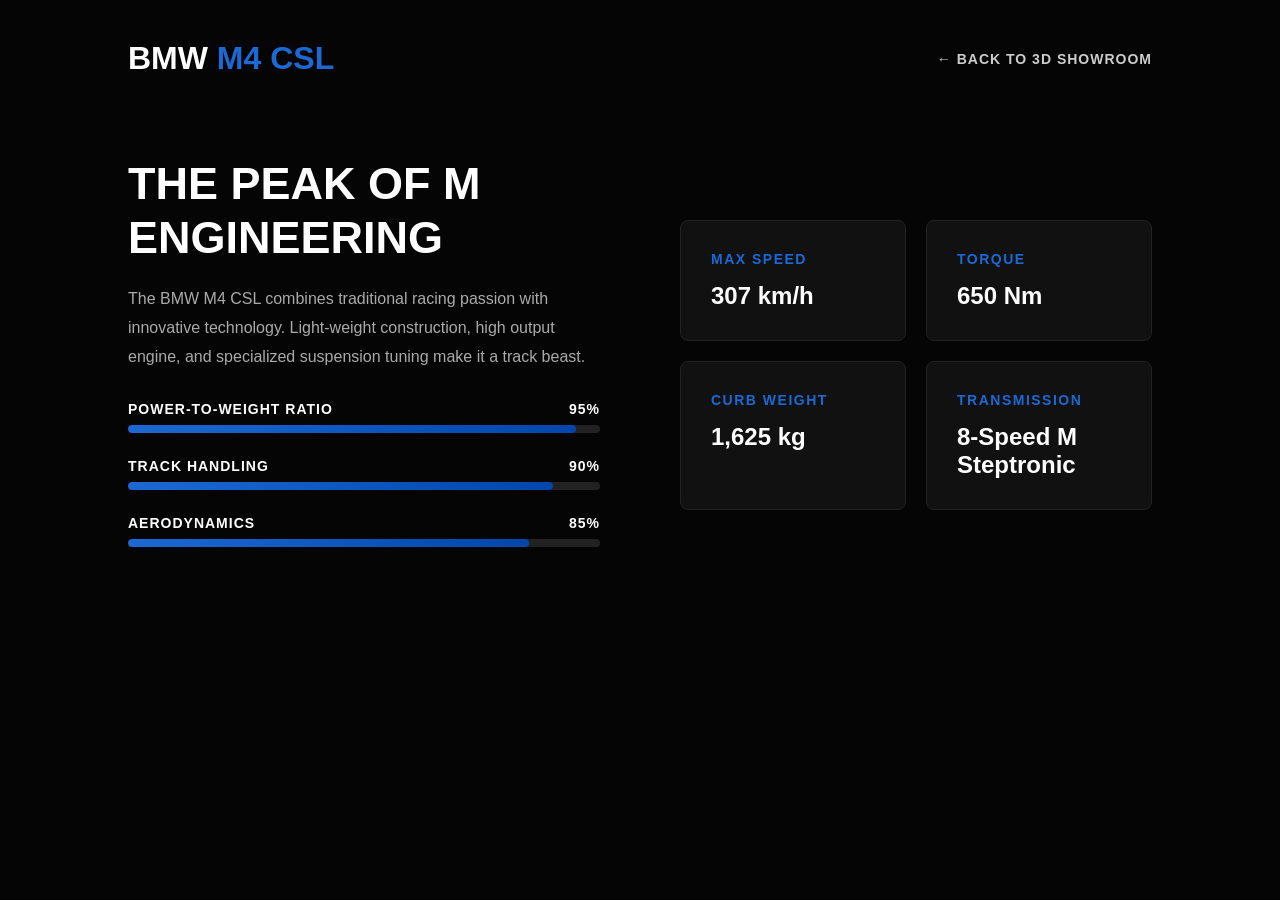
<file: detail.html>
<!DOCTYPE html>
<html lang="en">
<head>
    <meta charset="UTF-8">
    <meta name="viewport" content="width=device-width, initial-scale=1.0">
    <title>BMW M4 CSL - Technical Specifications</title>
    <style>
        * {
            margin: 0;
            padding: 0;
            box-sizing: border-box;
        }

        body {
            background-color: #050505;
            color: #ffffff;
            font-family: 'Segoe UI', Tahoma, Geneva, Verdana, sans-serif;
            padding: 40px 10%;
        }

        header {
            display: flex;
            justify-content: space-between;
            align-items: center;
            margin-bottom: 80px;
        }

        .back-btn {
            color: #ccc;
            text-decoration: none;
            font-weight: bold;
            text-transform: uppercase;
            font-size: 14px;
            letter-spacing: 1px;
            transition: color 0.3s;
        }

        .back-btn:hover {
            color: #1c69d4;
        }

        .title span {
            color: #1c69d4;
        }

        /* Specs Container */
        .specs-container {
            display: grid;
            grid-template-columns: 1fr 1fr;
            gap: 80px;
            align-items: center;
        }

        .specs-left h2 {
            font-size: 45px;
            text-transform: uppercase;
            margin-bottom: 20px;
            line-height: 1.2;
        }

        .specs-left p {
            color: #aaa;
            font-size: 16px;
            line-height: 1.8;
            margin-bottom: 30px;
        }

        /* Performance Bars */
        .stat-bar {
            margin-bottom: 25px;
        }

        .stat-info {
            display: flex;
            justify-content: space-between;
            margin-bottom: 8px;
            font-weight: bold;
            text-transform: uppercase;
            font-size: 14px;
            letter-spacing: 1px;
        }

        .bar-container {
            width: 100%;
            height: 8px;
            background-color: #222;
            border-radius: 10px;
            overflow: hidden;
        }

        .bar-fill {
            height: 100%;
            background: linear-gradient(90deg, #1c69d4, #0046ad);
            border-radius: 10px;
            width: 0%; /* Isko hum animate karenge class lagne par */
            transition: width 1.5s cubic-bezier(0.1, 0.8, 0.3, 1);
        }

        /* Cards on the Right */
        .specs-right {
            display: grid;
            grid-template-columns: 1fr 1fr;
            gap: 20px;
        }

        .card {
            background: #111;
            padding: 30px;
            border-radius: 8px;
            border: 1px solid #222;
            transition: border-color 0.3s;
        }

        .card:hover {
            border-color: #1c69d4;
        }

        .card h3 {
            color: #1c69d4;
            font-size: 14px;
            text-transform: uppercase;
            letter-spacing: 1.5px;
            margin-bottom: 15px;
        }

        .card p {
            font-size: 24px;
            font-weight: bold;
            color: #fff;
        }
    </style>
</head>
<body>

    <header>
        <h1 class="title">BMW <span>M4 CSL</span></h1>
        <a href="index.html" class="back-btn">← Back To 3D Showroom</a>
    </header>

    <main class="specs-container">
        
        <div class="specs-left">
            <h2>The Peak of M Engineering</h2>
            <p>The BMW M4 CSL combines traditional racing passion with innovative technology. Light-weight construction, high output engine, and specialized suspension tuning make it a track beast.</p>
            
            <div class="stat-bar">
                <div class="stat-info">
                    <span>Power-to-weight ratio</span>
                    <span>95%</span>
                </div>
                <div class="bar-container">
                    <div class="bar-fill" style="width: 95%;"></div>
                </div>
            </div>

            <div class="stat-bar">
                <div class="stat-info">
                    <span>Track Handling</span>
                    <span>90%</span>
                </div>
                <div class="bar-container">
                    <div class="bar-fill" style="width: 90%;"></div>
                </div>
            </div>

            <div class="stat-bar">
                <div class="stat-info">
                    <span>Aerodynamics</span>
                    <span>85%</span>
                </div>
                <div class="bar-container">
                    <div class="bar-fill" style="width: 85%;"></div>
                </div>
            </div>
        </div>

        <div class="specs-right">
            <div class="card">
                <h3>Max Speed</h3>
                <p>307 km/h</p>
            </div>
            <div class="card">
                <h3>Torque</h3>
                <p>650 Nm</p>
            </div>
            <div class="card">
                <h3>Curb Weight</h3>
                <p>1,625 kg</p>
            </div>
            <div class="card">
                <h3>Transmission</h3>
                <p>8-Speed M Steptronic</p>
            </div>
        </div>

    </main>

</body>
</html>
</file>
